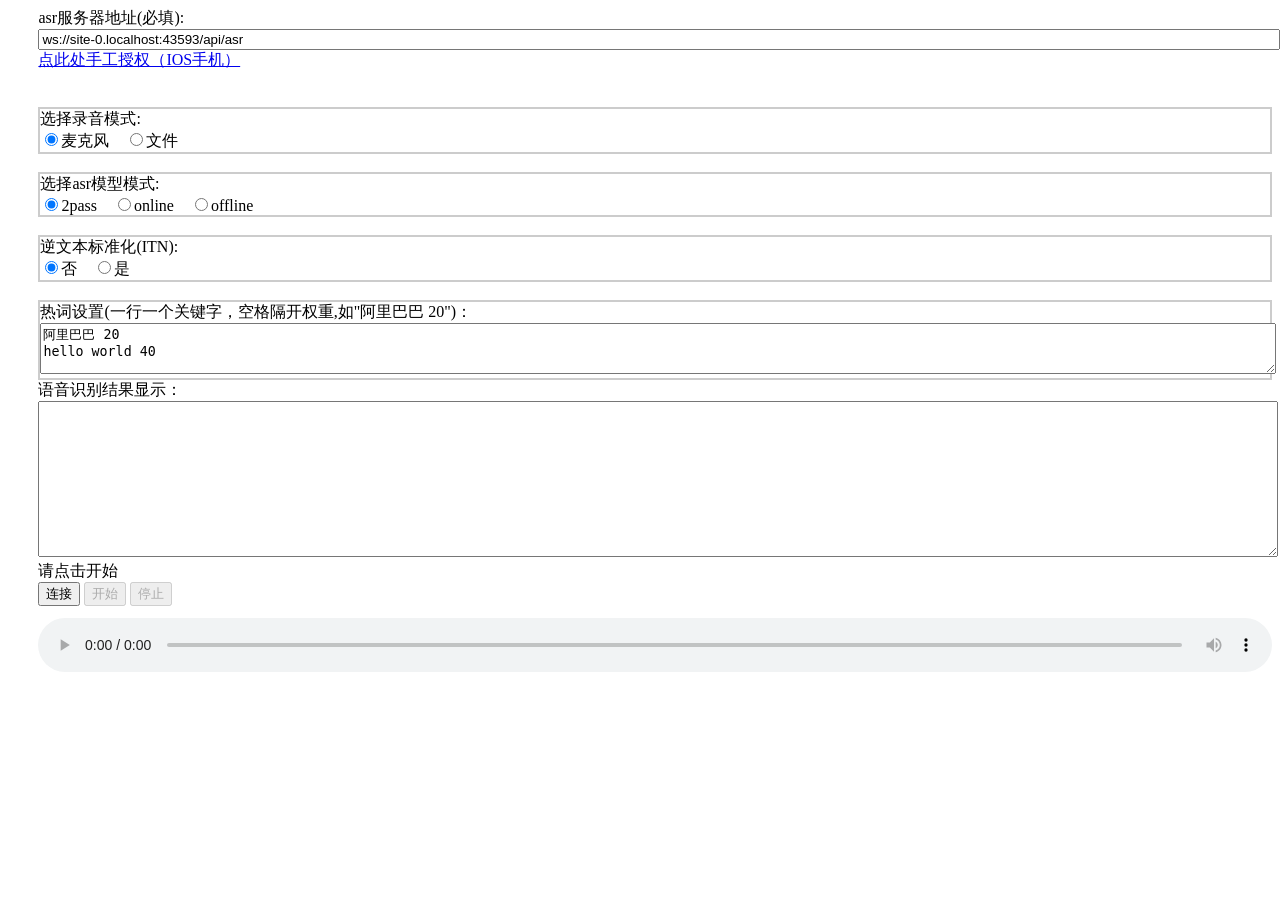
<file: 实训二/数字人2/研发/LiveTalking-main/LiveTalking-main/web/asr/index.html>
<!DOCTYPE html>
<html>
	<head>
		<meta charset="utf-8" />
		<meta name="viewport" content="width=device-width,initial-scale=1" />
		<title>语音识别</title>
 
	</head>
	<body style="margin-left: 3%">
		<script src="recorder-core.js" charset="UTF-8"></script>
		<script src="wav.js" charset="UTF-8"></script>
		<script src="pcm.js" charset="UTF-8"></script>

		 
		<div class="div_class_topArea">

			<div class="div_class_recordControl">
				asr服务器地址(必填):
				<br>
				<input id="wssip" type="text" onchange="addresschange()" style=" width: 100%;height:100%" value="wss://www.funasr.com:10096/"/>
				<br>
				<a id="wsslink"  href="#" onclick="window.open('https://127.0.0.1:10095/', '_blank')"><div id="info_wslink">点此处手工授权wss://127.0.0.1:10095/</div></a>
				<br>
			<br>  
			<div  style="border:2px solid #ccc;">
				选择录音模式:<br/>
    
        <label><input name="recoder_mode" onclick="on_recoder_mode_change()" type="radio" value="mic" checked="true"/>麦克风 </label>&nbsp;&nbsp;
        <label><input name="recoder_mode" onclick="on_recoder_mode_change()" type="radio" value="file" />文件 </label> 

				</div>
				
				<br>
				 <div id="mic_mode_div" style="border:2px solid #ccc;display:block;">
				选择asr模型模式:<br/>
    
      <label><input name="asr_mode" type="radio" value="2pass" checked="true"/>2pass </label>&nbsp;&nbsp;
      <label><input name="asr_mode" type="radio" value="online" />online </label>&nbsp;&nbsp;
      <label><input name="asr_mode" type="radio" value="offline" />offline </label>

				</div>
				
				<div id="rec_mode_div" style="border:2px solid #ccc;display:none;">
		 
    
		          <input type="file" id="upfile">

				</div>
				<br>
				<div id="use_itn_div" style="border:2px solid #ccc;display:block;">
					逆文本标准化(ITN):<br/>
					<label><input name="use_itn" type="radio" value="false" checked="true"/>否 </label>&nbsp;&nbsp;
					<label><input name="use_itn" type="radio" value="true" />是 </label>
			   </div>
			   <br>
		        <div  style="border:2px solid #ccc;">
					热词设置(一行一个关键字，空格隔开权重,如"阿里巴巴 20")：
					<br>
	
	
					<textarea rows="3"  id="varHot"  style=" width: 100%;height:100%" >阿里巴巴 20&#13;hello world 40</textarea>
					<br>
	
					</div>
				语音识别结果显示：
				<br>
				
				<textarea rows="10"  id="varArea" readonly="true" style=" width: 100%;height:100%" ></textarea>
				<br>
                <div id="info_div">请点击开始</div>
				<div class="div_class_buttons">
					<button id="btnConnect">连接</button>
					<button id="btnStart">开始</button>
					<button id="btnStop">停止</button>
 
				</div>
                
				<audio id="audio_record" type="audio/wav" controls style="margin-top: 12px; width: 100%;"></audio>
			</div>
		</div>

 		<script src="wsconnecter.js" charset="utf-8"></script>
		<script src="main.js" charset="utf-8"></script>
		

 
				
	</body>
</html>
</file>
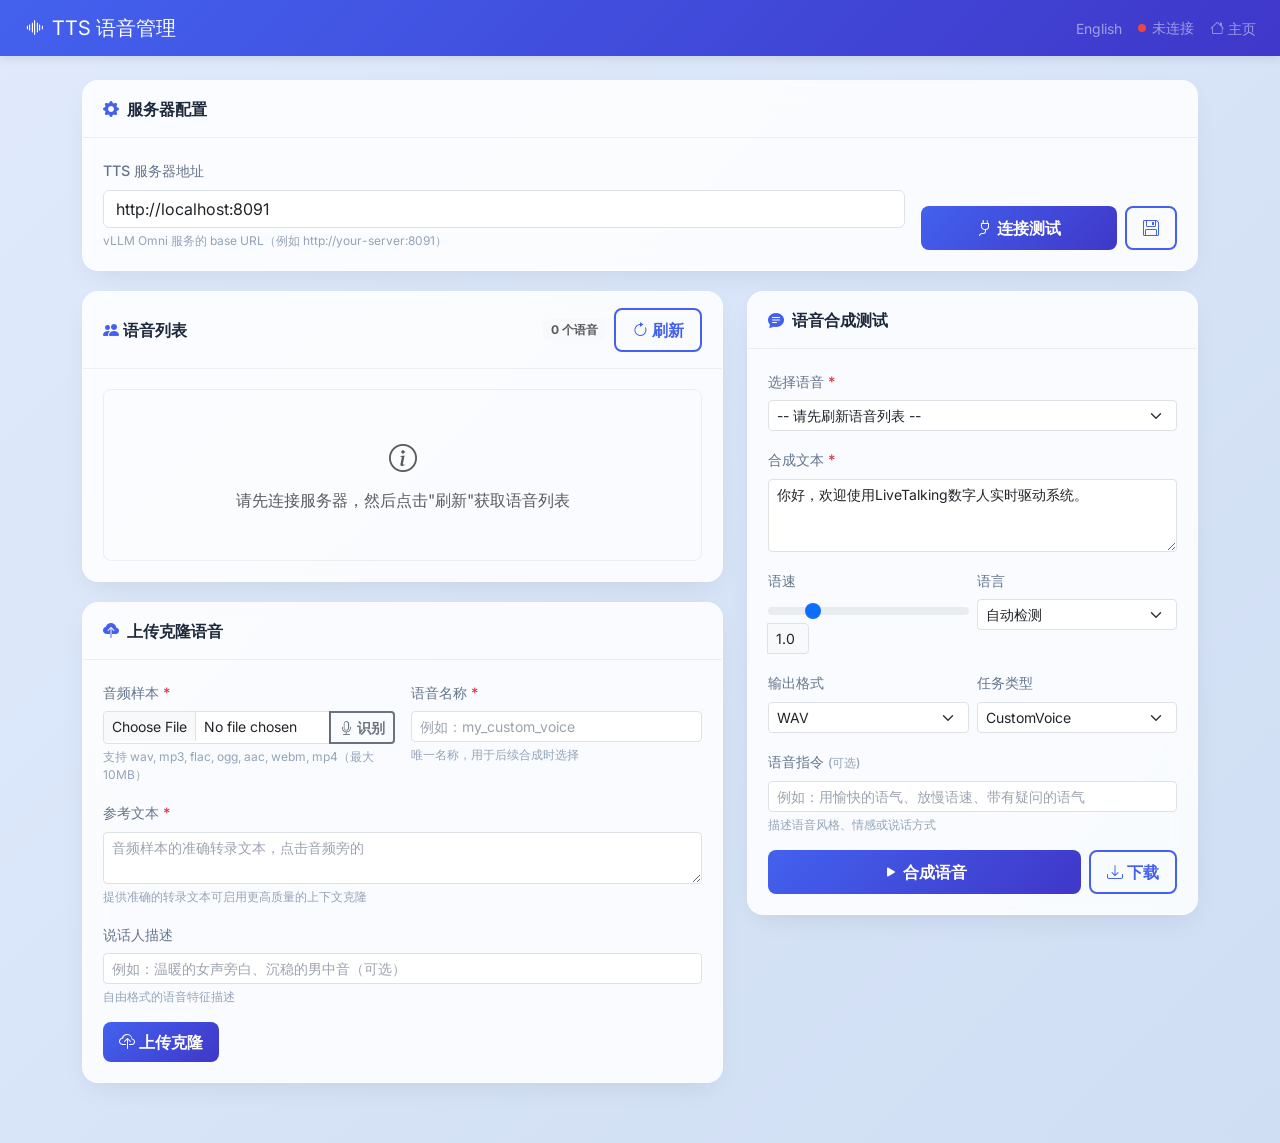
<file: 实训二/数字人2/研发/LiveTalking-main/LiveTalking-main/web/tts/index.html>
<!DOCTYPE html>
<html lang="zh-CN">

<head>
    <meta charset="UTF-8">
    <meta name="viewport" content="width=device-width, initial-scale=1.0">
    <title>TTS 语音管理 - LiveTalking</title>
    <link href="https://fonts.googleapis.com/css2?family=Inter:wght@400;500;600;700&display=swap" rel="stylesheet">
    <link href="https://cdn.jsdelivr.net/npm/bootstrap@5.3.0/dist/css/bootstrap.min.css" rel="stylesheet">
    <link rel="stylesheet" href="https://cdn.jsdelivr.net/npm/bootstrap-icons@1.10.0/font/bootstrap-icons.css">
    <style>
        :root {
            --primary-bg: #f0f4fc;
            --card-bg: rgba(255, 255, 255, 0.85);
            --text-dark: #1e293b;
            --text-muted: #64748b;
            --accent-primary: #4361ee;
            --accent-secondary: #3f37c9;
            --danger-color: #ef4444;
            --success-color: #10b981;
            --warning-color: #f59e0b;
            --glass-border: rgba(255, 255, 255, 0.4);
            --border-radius: 16px;
        }

        body {
            font-family: 'Inter', system-ui, -apple-system, sans-serif;
            background: linear-gradient(135deg, #e0eafc 0%, #cfdef3 100%);
            color: var(--text-dark);
            min-height: 100vh;
            padding-bottom: 40px;
        }

        /* Navbar */
        .navbar-custom {
            background: linear-gradient(135deg, #4361ee, #3f37c9);
            box-shadow: 0 2px 10px rgba(0, 0, 0, 0.1);
        }

        /* Glass Card */
        .glass-card {
            background: var(--card-bg);
            backdrop-filter: blur(12px);
            -webkit-backdrop-filter: blur(12px);
            border: 1px solid var(--glass-border);
            border-radius: var(--border-radius);
            box-shadow: 0 10px 30px -10px rgba(0, 0, 0, 0.1);
            margin-bottom: 20px;
        }

        .glass-card .card-header {
            background: transparent;
            border-bottom: 1px solid rgba(0, 0, 0, 0.06);
            padding: 16px 20px;
            font-weight: 600;
            display: flex;
            align-items: center;
            gap: 8px;
        }

        .glass-card .card-header i {
            color: var(--accent-primary);
        }

        .glass-card .card-body {
            padding: 20px;
        }

        /* Buttons */
        .btn-primary-custom {
            background: linear-gradient(135deg, #4361ee, #3f37c9);
            border: none;
            color: #fff;
            font-weight: 600;
            border-radius: 8px;
            padding: 8px 16px;
            cursor: pointer;
            transition: transform 0.2s, box-shadow 0.2s;
        }

        .btn-primary-custom:hover {
            transform: translateY(-1px);
            box-shadow: 0 4px 14px rgba(67, 97, 238, 0.3);
            color: #fff;
        }

        .btn-primary-custom:active {
            transform: translateY(0);
        }

        .btn-primary-custom:disabled {
            opacity: 0.6;
            transform: none;
            box-shadow: none;
            cursor: not-allowed;
        }

        .btn-outline-custom {
            border: 2px solid var(--accent-primary);
            color: var(--accent-primary);
            font-weight: 600;
            border-radius: 8px;
            padding: 8px 16px;
            background: transparent;
            cursor: pointer;
            transition: all 0.2s;
        }

        .btn-outline-custom:hover {
            background: var(--accent-primary);
            color: #fff;
        }

        .btn-outline-custom:active {
            transform: scale(0.97);
        }

        .btn-danger-custom {
            background: #ef4444;
            border: none;
            color: #fff;
            font-weight: 600;
            border-radius: 8px;
            padding: 8px 16px;
            cursor: pointer;
            transition: transform 0.2s, box-shadow 0.2s;
        }

        .btn-danger-custom:hover {
            transform: translateY(-1px);
            box-shadow: 0 4px 14px rgba(239, 68, 68, 0.3);
        }

        /* Form */
        label {
            font-weight: 500;
            font-size: 0.9rem;
            color: var(--text-muted);
            margin-bottom: 4px;
        }

        .param-hint {
            font-size: 0.75rem;
            color: #94a3b8;
        }

        ::placeholder {
            color: #9ca3af !important;
            opacity: 1;
        }

        /* Voice List */
        .voice-table {
            width: 100%;
            font-size: 0.9rem;
        }

        .voice-table th {
            color: var(--text-muted);
            font-weight: 600;
            text-transform: uppercase;
            font-size: 0.8rem;
            letter-spacing: 0.5px;
            border-bottom: 2px solid rgba(0, 0, 0, 0.05);
            padding: 10px 12px;
        }

        .voice-table td {
            padding: 10px 12px;
            vertical-align: middle;
            border-bottom: 1px solid rgba(0, 0, 0, 0.04);
        }

        .voice-table tbody tr {
            transition: background 0.2s;
        }

        .voice-table tbody tr:hover {
            background: rgba(67, 97, 238, 0.04);
        }

        .badge-preset {
            background: #dbeafe;
            color: #1e40af;
            font-size: 0.7rem;
            padding: 3px 8px;
            border-radius: 12px;
        }

        .badge-uploaded {
            background: #d1fae5;
            color: #065f46;
            font-size: 0.7rem;
            padding: 3px 8px;
            border-radius: 12px;
        }

        .voice-list-container {
            max-height: 380px;
            overflow-y: auto;
            border-radius: 8px;
            border: 1px solid rgba(0, 0, 0, 0.06);
        }

        /* Audio Player */
        .audio-preview {
            width: 100%;
            margin-top: 12px;
            border-radius: 8px;
        }

        /* Loading Spinner */
        .spinner-overlay {
            display: none;
            position: fixed;
            top: 0;
            left: 0;
            width: 100%;
            height: 100%;
            background: rgba(0, 0, 0, 0.3);
            z-index: 9999;
            justify-content: center;
            align-items: center;
        }

        .spinner-overlay.show {
            display: flex;
        }

        .spinner-box {
            background: #fff;
            border-radius: 16px;
            padding: 30px 40px;
            text-align: center;
            box-shadow: 0 20px 40px rgba(0, 0, 0, 0.15);
        }

        /* Toast */
        .toast-container {
            position: fixed;
            top: 20px;
            right: 20px;
            z-index: 10000;
        }

        .custom-toast {
            border-radius: 10px;
            padding: 12px 20px;
            margin-bottom: 10px;
            color: #fff;
            font-weight: 500;
            box-shadow: 0 8px 24px rgba(0, 0, 0, 0.15);
            animation: slideIn 0.3s ease;
            min-width: 280px;
        }

        .custom-toast.success {
            background: linear-gradient(135deg, #10b981, #059669);
        }

        .custom-toast.error {
            background: linear-gradient(135deg, #ef4444, #dc2626);
        }

        .custom-toast.info {
            background: linear-gradient(135deg, #4361ee, #3f37c9);
        }

        @keyframes slideIn {
            from {
                transform: translateX(100%);
                opacity: 0;
            }
            to {
                transform: translateX(0);
                opacity: 1;
            }
        }

        /* Server status indicator */
        .server-status {
            display: inline-flex;
            align-items: center;
            gap: 6px;
            font-size: 0.85rem;
        }

        .status-dot {
            width: 8px;
            height: 8px;
            border-radius: 50%;
            display: inline-block;
        }

        .status-dot.on {
            background: #10b981;
        }

        .status-dot.off {
            background: #ef4444;
        }

        /* Waveform animation */
        .playing-indicator {
            display: none;
            align-items: center;
            gap: 2px;
            margin-left: 8px;
        }

        .playing-indicator.active {
            display: inline-flex;
        }

        .wave-bar {
            width: 3px;
            background: var(--accent-primary);
            border-radius: 2px;
            animation: wave 0.8s ease-in-out infinite;
        }

        .wave-bar:nth-child(1) {
            height: 10px;
            animation-delay: 0s;
        }

        .wave-bar:nth-child(2) {
            height: 18px;
            animation-delay: 0.1s;
        }

        .wave-bar:nth-child(3) {
            height: 14px;
            animation-delay: 0.2s;
        }

        .wave-bar:nth-child(4) {
            height: 20px;
            animation-delay: 0.3s;
        }

        .wave-bar:nth-child(5) {
            height: 12px;
            animation-delay: 0.4s;
        }

        @keyframes wave {
            0%,
            100% {
                transform: scaleY(0.5);
            }
            50% {
                transform: scaleY(1.2);
            }
        }
    </style>
</head>

<body>

    <!-- Spinner Overlay -->
    <div class="spinner-overlay" id="spinnerOverlay">
        <div class="spinner-box">
            <div class="spinner-border text-primary mb-2" role="status"></div>
            <div class="fw-bold" id="spinnerText">处理中...</div>
        </div>
    </div>

    <!-- Toast Container -->
    <div class="toast-container" id="toastContainer"></div>

    <!-- Navbar -->
    <nav class="navbar navbar-dark navbar-custom">
        <div class="container-fluid px-4">
            <span class="navbar-brand"><i class="bi bi-soundwave me-2"></i>TTS 语音管理</span>
            <div class="d-flex align-items-center gap-3">
                <a href="/tts/index-en.html" class="text-white-50 small text-decoration-none">English</a>
                <span class="server-status text-white-50">
                    <span class="status-dot off" id="serverDot"></span>
                    <span id="serverStatusText">未连接</span>
                </span>
                <a href="/index.html" class="text-white-50 small text-decoration-none"><i class="bi bi-house"></i> 主页</a>
            </div>
        </div>
    </nav>

    <div class="container mt-4">

        <!-- Server Configuration -->
        <div class="glass-card">
            <div class="card-header"><i class="bi bi-gear-fill"></i> 服务器配置</div>
            <div class="card-body">
                <div class="row g-3 align-items-end">
                    <div class="col-md-9">
                        <label class="form-label">TTS 服务器地址</label>
                        <input type="text" class="form-control" id="serverUrl"
                        placeholder="http://localhost:8091"
                        value="http://localhost:8091">
                        <div class="param-hint mt-1">vLLM Omni 服务的 base URL（例如 http://your-server:8091）</div>
                    </div>
                    <div class="col-md-3 d-flex gap-2">
                        <button class="btn-primary-custom flex-grow-1" onclick="checkServer()">
                            <i class="bi bi-plug"></i> 连接测试
                        </button>
                        <button class="btn-outline-custom" onclick="saveConfig()" title="保存配置">
                            <i class="bi bi-floppy"></i>
                        </button>
                    </div>
                </div>
            </div>
        </div>

        <div class="row">
            <!-- Left Column: Voice List & Clone -->
            <div class="col-lg-7">
                <!-- Voice List -->
                <div class="glass-card">
                    <div class="card-header d-flex justify-content-between align-items-center">
                        <span><i class="bi bi-people-fill"></i> 语音列表</span>
                        <div class="d-flex gap-2 align-items-center">
                            <span class="badge bg-light text-muted" id="voiceCount">0 个语音</span>
                            <button class="btn-outline-custom btn-sm" onclick="refreshVoices()">
                                <i class="bi bi-arrow-clockwise"></i> 刷新
                            </button>
                        </div>
                    </div>
                    <div class="card-body">
                        <div class="voice-list-container" id="voiceListContainer">
                            <div class="text-center text-muted py-5">
                                <i class="bi bi-info-circle fs-3 d-block mb-2"></i>
                                请先连接服务器，然后点击"刷新"获取语音列表
                            </div>
                        </div>
                    </div>
                </div>

                <!-- Upload / Clone Voice -->
                <div class="glass-card">
                    <div class="card-header"><i class="bi bi-cloud-upload-fill"></i> 上传克隆语音</div>
                    <div class="card-body">
                        <form id="cloneForm" onsubmit="return false;">
                            <input type="hidden" id="cloneConsent">
                            <div class="row g-3">
                                <div class="col-md-6">
                                    <label class="form-label">音频样本 <span class="text-danger">*</span></label>
                                    <div class="input-group input-group-sm">
                                        <input type="file" class="form-control form-control-sm" id="cloneAudioFile"
                                        accept="audio/*" onchange="onAudioFileChange()">
                                        <button class="btn btn-outline-custom btn-sm" type="button" id="btnTranscribe" disabled
                                        onclick="transcribeAudio()" title="自动识别音频文本">
                                            <i class="bi bi-mic"></i> 识别
                                        </button>
                                    </div>
                                    <div class="param-hint mt-1">支持 wav, mp3, flac, ogg, aac, webm, mp4（最大 10MB）</div>
                                </div>
                                <div class="col-md-6">
                                    <label class="form-label">语音名称 <span class="text-danger">*</span></label>
                                    <input type="text" class="form-control form-control-sm" id="cloneName"
                                    placeholder="例如：my_custom_voice">
                                    <div class="param-hint mt-1">唯一名称，用于后续合成时选择</div>
                                </div>
                                <div class="col-12">
                                    <label class="form-label">参考文本 <span class="text-danger">*</span></label>
                                    <textarea class="form-control form-control-sm" id="cloneRefText" rows="2"
                                    placeholder="音频样本的准确转录文本，点击音频旁的"识别"按钮自动生成"></textarea>
                                    <div class="param-hint mt-1">提供准确的转录文本可启用更高质量的上下文克隆</div>
                                </div>
                                <div class="col-12">
                                    <label class="form-label">说话人描述</label>
                                    <input type="text" class="form-control form-control-sm" id="cloneDescription"
                                    placeholder="例如：温暖的女声旁白、沉稳的男中音（可选）">
                                    <div class="param-hint mt-1">自由格式的语音特征描述</div>
                                </div>
                                <div class="col-12">
                                    <button type="button" class="btn-primary-custom" onclick="uploadVoice()" id="btnUpload">
                                        <i class="bi bi-cloud-upload"></i> 上传克隆
                                    </button>
                                </div>
                            </div>
                        </form>
                    </div>
                </div>
            </div>

            <!-- Right Column: Speech Synthesis -->
            <div class="col-lg-5">
                <div class="glass-card">
                    <div class="card-header"><i class="bi bi-chat-text-fill"></i> 语音合成测试</div>
                    <div class="card-body">
                        <div class="mb-3">
                            <label class="form-label">选择语音 <span class="text-danger">*</span></label>
                            <select class="form-select form-select-sm" id="synthVoice">
                                <option value="">-- 请先刷新语音列表 --</option>
                            </select>
                        </div>

                        <div class="mb-3">
                            <label class="form-label">合成文本 <span class="text-danger">*</span></label>
                            <textarea class="form-control form-control-sm" id="synthText" rows="3"
                        placeholder="输入要合成语音的文本...">你好，欢迎使用LiveTalking数字人实时驱动系统。</textarea>
                    </div>

                    <div class="row g-2 mb-3">
                        <div class="col-md-6">
                            <label class="form-label">语速</label>
                            <div class="input-group input-group-sm">
                                <input type="range" class="form-range" id="synthSpeed" min="0.25" max="4.0" step="0.05" value="1.0"
                                oninput="document.getElementById('synthSpeedVal').textContent=this.value">
                                <span class="input-group-text" id="synthSpeedVal" style="min-width:42px;">1.0</span>
                            </div>
                        </div>
                        <div class="col-md-6">
                            <label class="form-label">语言</label>
                            <select class="form-select form-select-sm" id="synthLanguage">
                                <option value="Auto">自动检测</option>
                                <option value="Chinese">中文</option>
                                <option value="English">English</option>
                                <option value="Japanese">日本語</option>
                                <option value="Korean">한국어</option>
                                <option value="German">Deutsch</option>
                                <option value="French">Français</option>
                                <option value="Russian">Русский</option>
                                <option value="Portuguese">Português</option>
                                <option value="Spanish">Español</option>
                                <option value="Italian">Italiano</option>
                            </select>
                        </div>
                    </div>

                    <div class="row g-2 mb-3">
                        <div class="col-md-6">
                            <label class="form-label">输出格式</label>
                            <select class="form-select form-select-sm" id="synthFormat">
                                <option value="wav">WAV</option>
                                <option value="mp3">MP3</option>
                                <option value="flac">FLAC</option>
                                <option value="aac">AAC</option>
                                <option value="opus">Opus</option>
                                <option value="pcm">PCM</option>
                            </select>
                        </div>
                        <div class="col-md-6">
                            <label class="form-label">任务类型</label>
                            <select class="form-select form-select-sm" id="synthTaskType">
                                <option value="CustomVoice">CustomVoice</option>
                                <option value="VoiceDesign">VoiceDesign</option>
                                <option value="Base">Base（需克隆语音）</option>
                            </select>
                        </div>
                    </div>

                    <div class="mb-3">
                        <label class="form-label">语音指令 <span class="param-hint">(可选)</span></label>
                        <input type="text" class="form-control form-control-sm" id="synthInstructions"
                        placeholder="例如：用愉快的语气、放慢语速、带有疑问的语气">
                        <div class="param-hint mt-1">描述语音风格、情感或说话方式</div>
                    </div>

                    <div class="d-flex gap-2">
                        <button class="btn-primary-custom flex-grow-1" onclick="synthesize()" id="btnSynthesize">
                            <i class="bi bi-play-fill"></i> 合成语音
                        </button>
                        <button class="btn-outline-custom" onclick="downloadAudio()" id="btnDownload" disabled>
                            <i class="bi bi-download"></i> 下载
                        </button>
                    </div>

                    <!-- Audio Preview -->
                    <div id="audioPreviewSection" style="display:none; margin-top:16px;">
                        <div class="d-flex align-items-center gap-2 mb-2">
                            <span class="fw-bold small">合成结果</span>
                            <div class="playing-indicator" id="playingIndicator">
                                <div class="wave-bar"></div>
                                <div class="wave-bar"></div>
                                <div class="wave-bar"></div>
                                <div class="wave-bar"></div>
                                <div class="wave-bar"></div>
                            </div>
                        </div>
                        <audio id="audioPreview" class="audio-preview" controls></audio>
                    </div>
                </div>
            </div>
        </div>

        <!-- Advanced: Ref Audio Settings -->
        <div class="glass-card" id="refAudioCard" style="display:none;">
            <div class="card-header"><i class="bi bi-sliders"></i> 高级：参考音频设置 (Base 模式)</div>
            <div class="card-body">
                <div class="row g-3">
                    <div class="col-md-4">
                        <label class="form-label">参考音频 URL</label>
                        <input type="text" class="form-control form-control-sm" id="refAudioUrl"
                        placeholder="http://... 或 data:audio/wav;base64,...">
                        <div class="param-hint mt-1">远程 URL 或 base64 data URL</div>
                    </div>
                    <div class="col-md-4">
                        <label class="form-label">参考文本</label>
                        <input type="text" class="form-control form-control-sm" id="refText"
                        placeholder="参考音频的转录文本">
                    </div>
                    <div class="col-md-4 d-flex align-items-end">
                        <div class="form-check form-switch">
                            <input class="form-check-input" type="checkbox" id="xVectorOnly">
                            <label class="form-check-label small">仅使用 X-Vector 模式 <span class="param-hint">(更快，质量略低)</span></label>
                        </div>
                    </div>
                </div>
            </div>
        </div>
    </div>

        <!-- Hidden audio blob store -->
        <script>
            // ==================== State ====================
            let audioBlob = null;
            let audioUrl = null;
            let currentVoices = { voices: [], uploaded_voices: [] };

            // ==================== Utilities ====================
            function getBaseUrl() {
                return document.getElementById('serverUrl').value.replace(/\/+$/, '');
            }

            function showSpinner(text = '处理中...') {
                document.getElementById('spinnerText').textContent = text;
                document.getElementById('spinnerOverlay').classList.add('show');
            }

            function hideSpinner() {
                document.getElementById('spinnerOverlay').classList.remove('show');
            }

            function showToast(message, type = 'info') {
                const container = document.getElementById('toastContainer');
                const toast = document.createElement('div');
                toast.className = `custom-toast ${type}`;
                toast.innerHTML = message;
                container.appendChild(toast);
                setTimeout(() => {
                    toast.style.opacity = '0';
                    toast.style.transition = 'opacity 0.3s';
                    setTimeout(() => toast.remove(), 300);
                }, 3500);
            }

            function setServerStatus(connected) {
                const dot = document.getElementById('serverDot');
                const text = document.getElementById('serverStatusText');
                if (connected) {
                    dot.className = 'status-dot on';
                    text.textContent = '已连接';
                } else {
                    dot.className = 'status-dot off';
                    text.textContent = '未连接';
                }
            }

            // ==================== Server Config ====================
            function saveConfig() {
                const config = {
                    serverUrl: document.getElementById('serverUrl').value,
                };
                localStorage.setItem('tts_config', JSON.stringify(config));
                showToast('<i class="bi bi-check-circle me-1"></i>配置已保存到本地', 'success');
            }

            function loadConfig() {
                try {
                    const saved = localStorage.getItem('tts_config');
                    if (saved) {
                        const config = JSON.parse(saved);
                        if (config.serverUrl) document.getElementById('serverUrl').value = config.serverUrl;
                    }
                } catch (e) { /* ignore */ }
            }

            // ==================== Server Check ====================
            async function checkServer() {
                const baseUrl = getBaseUrl();
                if (!baseUrl) {
                    showToast('<i class="bi bi-exclamation-triangle me-1"></i>请输入服务器地址', 'error');
                    return;
                }

                showSpinner('正在连接服务器...');
                setServerStatus(false);

                try {
                    const resp = await fetch(`${baseUrl}/v1/audio/voices`, {
                        method: 'GET',
                        headers: { 'Content-Type': 'application/json' },
                    });

                    if (resp.ok) {
                        const data = await resp.json();
                        currentVoices = data;
                        renderVoiceList(data);
                        populateVoiceSelect(data);
                        setServerStatus(true);
                        const presetCount = data.voices?.filter(v => !(data.uploaded_voices || []).map(u => u.name).includes(v)).length || 0;
                        const uploadCount = data.uploaded_voices?.length || 0;
                        showToast(`<i class="bi bi-check-circle me-1"></i>连接成功！发现 ${presetCount} 个预设语音，${uploadCount} 个已上传语音`, 'success');
                    } else {
                        const errText = await resp.text();
                        showToast(`<i class="bi bi-x-circle me-1"></i>服务器返回错误: ${resp.status} ${resp.statusText}`, 'error');
                        console.error('Server check failed:', resp.status, errText);
                    }
                } catch (e) {
                    showToast(`<i class="bi bi-x-circle me-1"></i>无法连接到服务器: ${e.message}`, 'error');
                    console.error('Connection error:', e);
                } finally {
                    hideSpinner();
                }
            }

            // ==================== Voice List ====================
            async function refreshVoices() {
                const baseUrl = getBaseUrl();
                if (!baseUrl) {
                    showToast('<i class="bi bi-exclamation-triangle me-1"></i>请先配置服务器地址', 'error');
                    return;
                }

                showSpinner('正在获取语音列表...');

                try {
                    const resp = await fetch(`${baseUrl}/v1/audio/voices`);
                    if (!resp.ok) {
                        const errText = await resp.text();
                        throw new Error(`${resp.status} ${resp.statusText}: ${errText}`);
                    }

                    const data = await resp.json();
                    currentVoices = data;
                    renderVoiceList(data);
                    populateVoiceSelect(data);
                    setServerStatus(true);

                    const uploadedNames = (data.uploaded_voices || []).map(v => v.name);
                    const presetCount = (data.voices || []).filter(v => !uploadedNames.includes(v)).length;
                    const total = presetCount + (data.uploaded_voices?.length || 0);
                    showToast(`<i class="bi bi-check-circle me-1"></i>已刷新，共 ${total} 个语音`, 'success');
                } catch (e) {
                    showToast(`<i class="bi bi-x-circle me-1"></i>获取失败: ${e.message}`, 'error');
                    console.error('Refresh voices error:', e);
                } finally {
                    hideSpinner();
                }
            }

            function renderVoiceList(data) {
                const container = document.getElementById('voiceListContainer');
                const countEl = document.getElementById('voiceCount');

                const uploadedVoices = data.uploaded_voices || [];
                const uploadedNames = new Set(uploadedVoices.map(v => v.name));
                const presetVoices = (data.voices || []).filter(v => !uploadedNames.has(v));
                const total = presetVoices.length + uploadedVoices.length;

                countEl.textContent = `${total} 个语音`;

                if (total === 0) {
                    container.innerHTML = `
                            <div class="text-center text-muted py-5">
                                <i class="bi bi-inbox fs-3 d-block mb-2"></i>
                                暂无语音，请上传克隆语音
                            </div>`;
                    return;
                }

                let html = `
                        <table class="voice-table table table-borderless mb-0">
                            <thead>
                                <tr>
                                    <th>名称</th>
                                    <th>类型</th>
                                    <th>描述 / 参考文本</th>
                                    <th>操作</th>
                                </tr>
                            </thead>
                            <tbody>`;

                // Preset voices
                for (const v of presetVoices) {
                    html += `
                                <tr>
                                    <td><strong>${escapeHtml(v)}</strong></td>
                                    <td><span class="badge-preset">预设</span></td>
                                    <td><span class="text-muted small">—</span></td>
                                    <td>
                                        <button class="btn btn-sm btn-outline-custom py-0 px-2" onclick="selectVoice('${escapeHtml(v)}')" title="选用此语音">
                                            <i class="bi bi-check2"></i>
                                        </button>
                                    </td>
                                </tr>`;
                }

                // Uploaded voices
                for (const v of uploadedVoices) {
                    const desc = v.speaker_description || v.ref_text || '—';
                    const created = v.created_at ? new Date(v.created_at * 1000).toLocaleDateString('zh-CN') : '';
                    html += `
                                <tr>
                                    <td><strong>${escapeHtml(v.name)}</strong></td>
                                    <td><span class="badge-uploaded">已上传</span></td>
                                    <td>
                                        <span class="small">${escapeHtml(desc)}</span>
                                        ${created ? `<br><span class="param-hint">${created}</span>` : ''}
                                    </td>
                                    <td>
                                        <button class="btn btn-sm btn-outline-custom py-0 px-2" onclick="selectVoice('${escapeHtml(v.name)}')" title="选用此语音">
                                            <i class="bi bi-check2"></i>
                                        </button>
                                        <button class="btn btn-sm text-danger py-0 px-1" onclick="deleteVoice('${escapeHtml(v.name)}')" title="删除此语音">
                                            <i class="bi bi-trash3"></i>
                                        </button>
                                    </td>
                                </tr>`;
                }

                html += '</tbody></table>';
                container.innerHTML = html;
            }

            function populateVoiceSelect(data) {
                const select = document.getElementById('synthVoice');
                select.innerHTML = '<option value="">-- 请选择语音 --</option>';

                const uploadedVoices = data.uploaded_voices || [];
                const uploadedNames = new Set(uploadedVoices.map(v => v.name));
                const presetVoices = (data.voices || []).filter(v => !uploadedNames.has(v));

                if (presetVoices.length > 0) {
                    const optgroup = document.createElement('optgroup');
                    optgroup.label = '预设语音';
                    for (const v of presetVoices) {
                        const opt = document.createElement('option');
                        opt.value = v;
                        opt.textContent = v;
                        optgroup.appendChild(opt);
                    }
                    select.appendChild(optgroup);
                }

                if (uploadedVoices.length > 0) {
                    const optgroup = document.createElement('optgroup');
                    optgroup.label = '已上传语音';
                    for (const v of uploadedVoices) {
                        const opt = document.createElement('option');
                        opt.value = v.name;
                        opt.textContent = v.name;
                        optgroup.appendChild(opt);
                    }
                    select.appendChild(optgroup);
                }
            }

            function selectVoice(name) {
                document.getElementById('synthVoice').value = name;
                // Scroll to synth card
                document.getElementById('synthText').focus();
                showToast(`<i class="bi bi-check-circle me-1"></i>已选用语音: ${name}`, 'info');
            }

            async function deleteVoice(name) {
                if (!confirm(`确定要删除语音 "${name}" 吗？此操作不可撤销。`)) return;

                const baseUrl = getBaseUrl();
                showSpinner('正在删除语音...');

                try {
                    // Try DELETE method on the voice endpoint
                    const resp = await fetch(`${baseUrl}/v1/audio/voices/${encodeURIComponent(name)}`, {
                        method: 'DELETE',
                    });

                    if (resp.ok) {
                        showToast(`<i class="bi bi-check-circle me-1"></i>语音 "${name}" 已删除`, 'success');
                        await refreshVoices();
                    } else if (resp.status === 404 || resp.status === 405) {
                        // Some implementations might not support DELETE, try alternative
                        showToast(`<i class="bi bi-info-circle me-1"></i>服务器不支持删除操作，请手动管理`, 'info');
                    } else {
                        const errText = await resp.text();
                        throw new Error(`${resp.status}: ${errText}`);
                    }
                } catch (e) {
                    showToast(`<i class="bi bi-x-circle me-1"></i>删除失败: ${e.message}`, 'error');
                } finally {
                    hideSpinner();
                }
            }

            // ==================== Upload Voice ====================
            function generateConsentId() {
                return 'consent_' + Date.now().toString(36) + '_' + Math.random().toString(36).substring(2, 10);
            }

            function onAudioFileChange() {
                const fileInput = document.getElementById('cloneAudioFile');
                const btnTranscribe = document.getElementById('btnTranscribe');
                btnTranscribe.disabled = !fileInput.files || fileInput.files.length === 0;
            }

            async function transcribeAudio() {
                const fileInput = document.getElementById('cloneAudioFile');
                const btnTranscribe = document.getElementById('btnTranscribe');

                if (!fileInput.files || fileInput.files.length === 0) {
                    showToast('<i class="bi bi-exclamation-triangle me-1"></i>请先选择音频文件', 'error');
                    return;
                }

                // Check for browser SpeechRecognition support
                const SpeechRecognition = window.SpeechRecognition || window.webkitSpeechRecognition;
                if (!SpeechRecognition) {
                    showToast('<i class="bi bi-x-circle me-1"></i>当前浏览器不支持语音识别，请使用 Chrome 或 Edge', 'error');
                    return;
                }

                btnTranscribe.disabled = true;
                showSpinner('正在通过浏览器语音识别...\n请确保麦克风已开启，将播放音频进行识别');

                const recognition = new SpeechRecognition();
                recognition.lang = 'zh-CN';
                recognition.interimResults = true;
                recognition.continuous = true;
                recognition.maxAlternatives = 1;

                let finalTranscript = '';
                let recognitionStarted = false;

                // Create audio element to play the file
                const audio = new Audio();
                audio.src = URL.createObjectURL(fileInput.files[0]);
                audio.volume = 0.8;

                recognition.onresult = (event) => {
                    let interim = '';
                    for (let i = event.resultIndex; i < event.results.length; i++) {
                        const result = event.results[i];
                        if (result.isFinal) {
                            finalTranscript += result[0].transcript;
                        } else {
                            interim += result[0].transcript;
                        }
                    }
                    document.getElementById('cloneRefText').value = finalTranscript + interim;
                };

                recognition.onerror = (event) => {
                    if (event.error === 'no-speech' || event.error === 'aborted') return;
                    console.error('Speech recognition error:', event.error);
                    // Don't show toast for transient errors during playback
                };

                recognition.onend = () => {
                    if (!audio.ended && !audio.paused) {
                        // Recognition ended but audio still playing, restart
                        try {
                            if (recognitionStarted) recognition.start();
                        } catch (e) { /* ignore */ }
                    }
                };

                audio.onended = () => {
                    try { recognition.stop(); } catch (e) { /* ignore */ }
                    URL.revokeObjectURL(audio.src);
                    document.getElementById('cloneRefText').value = finalTranscript.trim();
                    if (finalTranscript.trim()) {
                        showToast('<i class="bi bi-check-circle me-1"></i>语音识别完成，请核对转录文本', 'success');
                    } else {
                        showToast('<i class="bi bi-info-circle me-1"></i>未识别到语音内容，请检查麦克风或手动输入文本', 'info');
                    }
                    btnTranscribe.disabled = false;
                    hideSpinner();
                };

                audio.onerror = () => {
                    try { recognition.stop(); } catch (e) { /* ignore */ }
                    URL.revokeObjectURL(audio.src);
                    showToast('<i class="bi bi-x-circle me-1"></i>音频播放失败', 'error');
                    btnTranscribe.disabled = false;
                    hideSpinner();
                };

                try {
                    recognition.start();
                    recognitionStarted = true;
                    // Small delay to let recognition initialize before playback
                    setTimeout(() => audio.play().catch(e => {
                        try { recognition.stop(); } catch (e2) { /* ignore */ }
                        showToast('<i class="bi bi-x-circle me-1"></i>音频播放失败: ' + e.message, 'error');
                        btnTranscribe.disabled = false;
                        hideSpinner();
                    }), 300);
                } catch (e) {
                    showToast('<i class="bi bi-x-circle me-1"></i>启动语音识别失败: ' + e.message, 'error');
                    btnTranscribe.disabled = false;
                    hideSpinner();
                }
            }

            async function uploadVoice() {
                const baseUrl = getBaseUrl();
                const fileInput = document.getElementById('cloneAudioFile');
                const nameInput = document.getElementById('cloneName');
                const consentInput = document.getElementById('cloneConsent');
                const refTextInput = document.getElementById('cloneRefText');
                const descInput = document.getElementById('cloneDescription');
                const btnUpload = document.getElementById('btnUpload');

                if (!fileInput.files || fileInput.files.length === 0) {
                    showToast('<i class="bi bi-exclamation-triangle me-1"></i>请选择音频文件', 'error');
                    return;
                }
                if (!nameInput.value.trim()) {
                    showToast('<i class="bi bi-exclamation-triangle me-1"></i>请输入语音名称', 'error');
                    return;
                }
                if (!refTextInput.value.trim()) {
                    showToast('<i class="bi bi-exclamation-triangle me-1"></i>请填写参考文本（可点击音频旁的"识别"按钮自动生成）', 'error');
                    return;
                }

                const file = fileInput.files[0];
                const maxSize = 10 * 1024 * 1024; // 10MB
                if (file.size > maxSize) {
                    showToast('<i class="bi bi-exclamation-triangle me-1"></i>音频文件不能超过 10MB', 'error');
                    return;
                }

                // Auto-generate consent ID if not set
                if (!consentInput.value.trim()) {
                    consentInput.value = generateConsentId();
                }

                btnUpload.disabled = true;
                showSpinner('正在上传克隆语音...');

                try {
                    const formData = new FormData();
                    formData.append('audio_sample', file);
                    formData.append('name', nameInput.value.trim());
                    formData.append('consent', consentInput.value.trim());
                    formData.append('ref_text', refTextInput.value.trim());
                    if (descInput.value.trim()) {
                        formData.append('speaker_description', descInput.value.trim());
                    }

                    const resp = await fetch(`${baseUrl}/v1/audio/voices`, {
                        method: 'POST',
                        body: formData,
                        // Don't set Content-Type header — the browser will set it with the boundary
                    });

                    if (resp.ok) {
                        const result = await resp.json().catch(() => ({}));
                        showToast(`<i class="bi bi-check-circle me-1"></i>语音 "${nameInput.value.trim()}" 上传成功！`, 'success');

                        // Clear form
                        fileInput.value = '';
                        nameInput.value = '';
                        consentInput.value = generateConsentId();
                        refTextInput.value = '';
                        descInput.value = '';
                        document.getElementById('btnTranscribe').disabled = true;

                        // Refresh voice list
                        await refreshVoices();
                    } else {
                        const errText = await resp.text();
                        let errMsg = `${resp.status} ${resp.statusText}`;
                        try {
                            const errJson = JSON.parse(errText);
                            errMsg = errJson.detail || errJson.message || errMsg;
                        } catch (e) { /* use raw text */ }
                        throw new Error(errMsg);
                    }
                } catch (e) {
                    showToast(`<i class="bi bi-x-circle me-1"></i>上传失败: ${e.message}`, 'error');
                    console.error('Upload error:', e);
                } finally {
                    btnUpload.disabled = false;
                    hideSpinner();
                }
            }

            // ==================== Synthesize ====================
            async function synthesize() {
                const baseUrl = getBaseUrl();
                const voice = document.getElementById('synthVoice').value;
                const text = document.getElementById('synthText').value.trim();
                const speed = parseFloat(document.getElementById('synthSpeed').value);
                const language = document.getElementById('synthLanguage').value;
                const format = document.getElementById('synthFormat').value;
                const taskType = document.getElementById('synthTaskType').value;
                const instructions = document.getElementById('synthInstructions').value.trim();
                const btnSynthesize = document.getElementById('btnSynthesize');

                if (!voice) {
                    showToast('<i class="bi bi-exclamation-triangle me-1"></i>请先选择语音', 'error');
                    return;
                }
                if (!text) {
                    showToast('<i class="bi bi-exclamation-triangle me-1"></i>请输入合成文本', 'error');
                    return;
                }

                btnSynthesize.disabled = true;
                showSpinner('正在合成语音...');

                // Clean up previous audio
                if (audioUrl) {
                    URL.revokeObjectURL(audioUrl);
                    audioUrl = null;
                }
                audioBlob = null;

                try {
                    const body = {
                        input: text,                        
                        voice: voice,
                        response_format: format,
                        speed: speed,
                        language: language,
                        task_type: taskType,
                    };

                    if (instructions) {
                        body.instructions = instructions;
                    }

                    // Add ref_audio params for Base task type
                    if (taskType === 'Base') {
                        const refAudioUrl = document.getElementById('refAudioUrl').value.trim();
                        const refText = document.getElementById('refText').value.trim();
                        const xVectorOnly = document.getElementById('xVectorOnly').checked;

                        if (refAudioUrl) body.ref_audio = refAudioUrl;
                        if (refText) body.ref_text = refText;
                        if (xVectorOnly) body.x_vector_only_mode = true;
                    }

                    const resp = await fetch(`${baseUrl}/v1/audio/speech`, {
                        method: 'POST',
                        headers: {
                            'Content-Type': 'application/json',
                        },
                        body: JSON.stringify(body),
                    });

                    if (!resp.ok) {
                        const errText = await resp.text();
                        let errMsg = `${resp.status} ${resp.statusText}`;
                        try {
                            const errJson = JSON.parse(errText);
                            errMsg = errJson.detail || errJson.message || errMsg;
                        } catch (e) { /* use raw text */ }
                        throw new Error(errMsg);
                    }

                    // Get audio blob from response
                    audioBlob = await resp.blob();

                    // Create preview URL
                    const mimeType = getMimeType(format);
                    audioUrl = URL.createObjectURL(new Blob([audioBlob], { type: mimeType }));

                    // Show audio player
                    const previewSection = document.getElementById('audioPreviewSection');
                    const audioEl = document.getElementById('audioPreview');
                    previewSection.style.display = 'block';
                    audioEl.src = audioUrl;
                    audioEl.load();

                    // Enable download button
                    document.getElementById('btnDownload').disabled = false;

                    // Show playing indicator when audio plays
                    audioEl.onplay = () => document.getElementById('playingIndicator').classList.add('active');
                    audioEl.onpause = () => document.getElementById('playingIndicator').classList.remove('active');
                    audioEl.onended = () => document.getElementById('playingIndicator').classList.remove('active');

                    showToast(`<i class="bi bi-check-circle me-1"></i>语音合成成功！`, 'success');
                } catch (e) {
                    showToast(`<i class="bi bi-x-circle me-1"></i>合成失败: ${e.message}`, 'error');
                    console.error('Synthesis error:', e);
                } finally {
                    btnSynthesize.disabled = false;
                    hideSpinner();
                }
            }

            function downloadAudio() {
                if (!audioBlob) {
                    showToast('<i class="bi bi-exclamation-triangle me-1"></i>请先合成语音', 'error');
                    return;
                }

                const format = document.getElementById('synthFormat').value;
                const voice = document.getElementById('synthVoice').value || 'tts';
                const ext = format === 'pcm' ? 'pcm' : format;
                const mimeType = getMimeType(format);

                const url = URL.createObjectURL(new Blob([audioBlob], { type: mimeType }));
                const a = document.createElement('a');
                a.href = url;
                a.download = `${voice}_${Date.now()}.${ext}`;
                document.body.appendChild(a);
                a.click();
                document.body.removeChild(a);
                URL.revokeObjectURL(url);
            }

            function getMimeType(format) {
                const map = {
                    'wav': 'audio/wav',
                    'mp3': 'audio/mpeg',
                    'flac': 'audio/flac',
                    'aac': 'audio/aac',
                    'opus': 'audio/opus',
                    'pcm': 'audio/pcm',
                };
                return map[format] || 'audio/wav';
            }

            function escapeHtml(str) {
                if (!str) return '';
                const div = document.createElement('div');
                div.textContent = str;
                return div.innerHTML;
            }

            // ==================== Event Listeners ====================
            // Show/hide ref audio card based on task type
            document.getElementById('synthTaskType').addEventListener('change', function() {
                const refCard = document.getElementById('refAudioCard');
                if (this.value === 'Base') {
                    refCard.style.display = 'block';
                } else {
                    refCard.style.display = 'none';
                }
            });

            // Enter key triggers synthesis
            document.getElementById('synthText').addEventListener('keydown', function(e) {
                if (e.ctrlKey && e.key === 'Enter') {
                    synthesize();
                }
            });

            // Enter key in server URL triggers check
            document.getElementById('serverUrl').addEventListener('keydown', function(e) {
                if (e.key === 'Enter') {
                    checkServer();
                }
            });

            // ==================== Init ====================
            window.addEventListener('DOMContentLoaded', () => {
                loadConfig();
            });
        </script>
    </body>

    </html>
</file>
